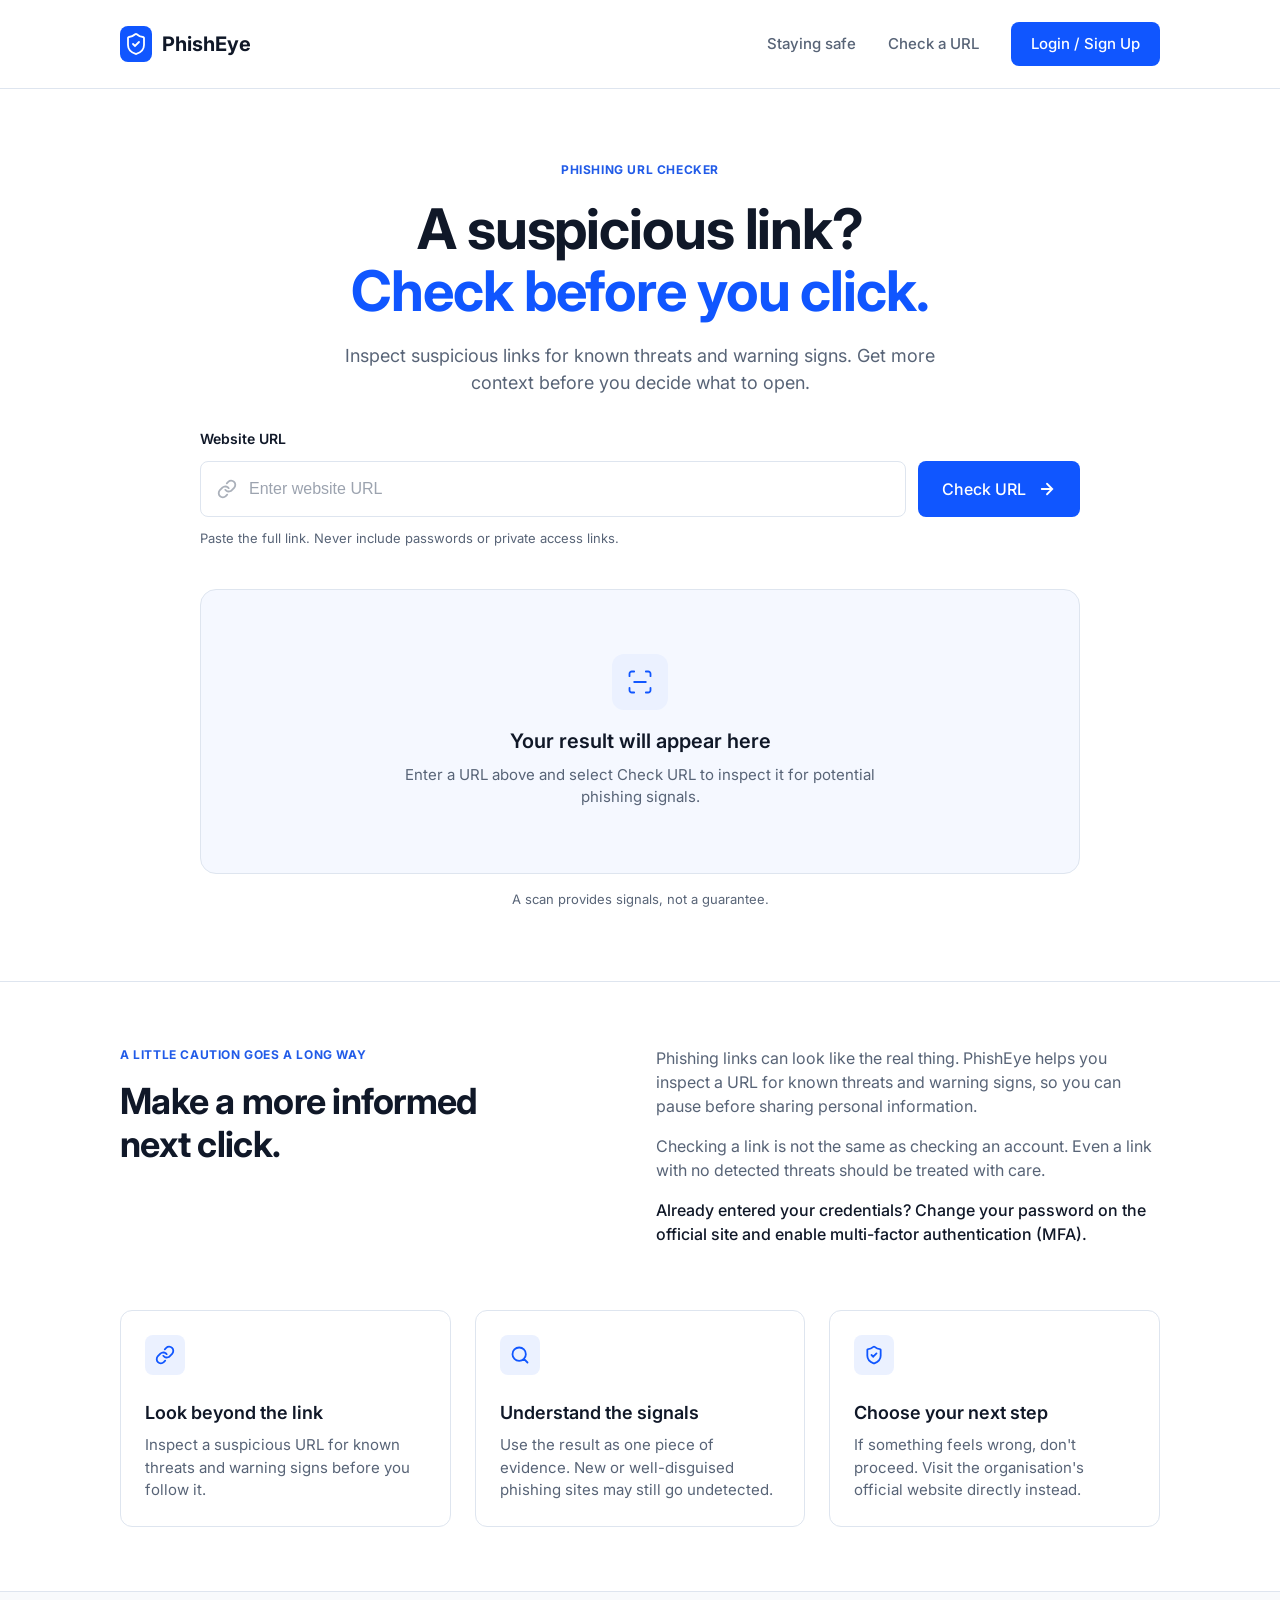
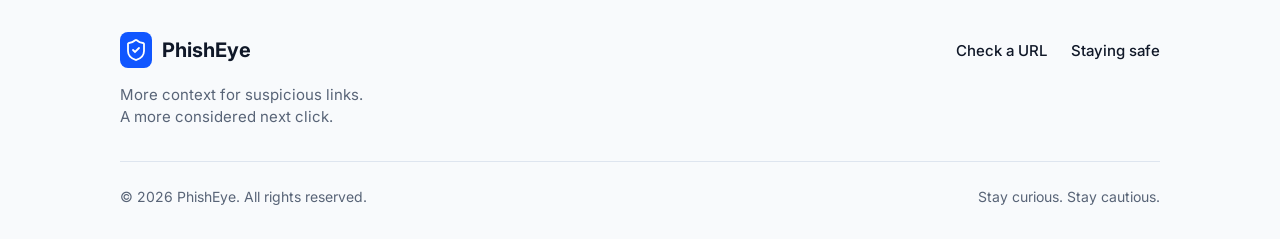
<file: index.html>
<!DOCTYPE html>
<html lang="en">
<head>
  <meta charset="UTF-8">
  <meta name="viewport" content="width=device-width, initial-scale=1.0">
  <title>Generated Page</title>
  <meta charset="UTF-8">
<meta name="viewport" content="width=device-width, initial-scale=1.0">
<link rel="preconnect" href="https://fonts.googleapis.com">
<link rel="preconnect" href="https://fonts.gstatic.com" crossorigin>
<link href="https://fonts.googleapis.com/css2?family=Inter:wght@400;500;600;700&display=swap" rel="stylesheet">
<title>PhishEye - Phishing URL Checker</title>
  <link rel="stylesheet" href="global.css">
</head>
<body>
<header class="site-header">
  <div class="container header-inner">
    <a href="index.html" class="logo">
      <div class="logo-mark">
        <img src="images/I2_1411_2_1407.svg" alt="PhishEye Shield">
      </div>
      <span>PhishEye</span>
    </a>
    <nav class="header-nav">
      <a href="#section-staying-safe" class="nav-link">Staying safe</a>
      <a href="#section-hero" class="nav-link">Check a URL</a>
      <a href="login.html" class="btn-primary header-btn">Login / Sign Up</a>
    </nav>
  </div>
</header>
<section id="section-hero" class="hero-section">
  <div class="container hero-inner">
    <div class="hero-content">
      <span class="eyebrow">PHISHING URL CHECKER</span>
      <h1 class="hero-title">
        A suspicious link?<br>
        <span class="text-blue">Check before you click.</span>
      </h1>
      <p class="hero-subtitle">
        Inspect suspicious links for known threats and warning signs. Get more context before you decide what to open.
      </p>
    </div>
    
    <div class="url-form-container">
      <label for="url-input" class="form-label">Website URL</label>
      <form class="url-form" onsubmit="event.preventDefault();">
        <div class="input-wrapper">
          <img src="images/I2_1178_2_1165.svg" alt="" class="input-icon">
          <input type="text" id="url-input" class="url-input" placeholder="Enter website URL">
        </div>
        <button type="submit" class="btn-primary submit-btn">
          Check URL
          <img src="images/I2_1152_2_1136.svg" alt="">
        </button>
      </form>
      <p class="form-guidance">
        Paste the full link. Never include passwords or private access links.
      </p>
    </div>
  </div>
</section>
<section class="result-section">
  <div class="container result-inner">
    <div class="result-box">
      <div class="result-empty-state">
        <div class="result-icon">
          <img src="images/I2_1249_2_1206.svg" alt="Scan">
        </div>
        <div class="result-text">
          <h2>Your result will appear here</h2>
          <p>Enter a URL above and select Check URL to inspect it for potential phishing signals.</p>
        </div>
      </div>
    </div>
    <p class="result-disclaimer">
      A scan provides signals, not a guarantee.
    </p>
  </div>
</section>
<section id="section-staying-safe" class="about-section">
  <div class="container about-inner">
    <div class="about-intro">
      <div class="about-intro-left">
        <span class="eyebrow">A LITTLE CAUTION GOES A LONG WAY</span>
        <h2 class="about-title">Make a more informed<br>next click.</h2>
      </div>
      <div class="about-intro-right">
        <p>Phishing links can look like the real thing. PhishEye helps you inspect a URL for known threats and warning signs, so you can pause before sharing personal information.</p>
        <p>Checking a link is not the same as checking an account. Even a link with no detected threats should be treated with care.</p>
        <p class="text-dark-bold">Already entered your credentials? Change your password on the official site and enable multi-factor authentication (MFA).</p>
      </div>
    </div>
    
    <div class="feature-grid">
      <div class="feature-card">
        <div class="feature-icon">
          <img src="images/I2_1287_2_1280_2_1295.svg" alt="Link">
        </div>
        <div class="feature-content">
          <h3>Look beyond the link</h3>
          <p>Inspect a suspicious URL for known threats and warning signs before you follow it.</p>
        </div>
      </div>
      
      <div class="feature-card">
        <div class="feature-icon">
          <img src="images/I2_1296_2_1280_2_1304.svg" alt="Search">
        </div>
        <div class="feature-content">
          <h3>Understand the signals</h3>
          <p>Use the result as one piece of evidence. New or well-disguised phishing sites may still go undetected.</p>
        </div>
      </div>
      
      <div class="feature-card">
        <div class="feature-icon">
          <img src="images/I2_1305_2_1280_2_1313.svg" alt="Shield">
        </div>
        <div class="feature-content">
          <h3>Choose your next step</h3>
          <p>If something feels wrong, don't proceed. Visit the organisation's official website directly instead.</p>
        </div>
      </div>
    </div>
  </div>
</section>
<footer class="site-footer">
  <div class="container footer-inner">
    <div class="footer-top">
      <div class="footer-brand">
        <a href="#" class="logo">
          <div class="logo-mark">
            <img src="images/I2_1416_2_1407.svg" alt="PhishEye Shield">
          </div>
          <span>PhishEye</span>
        </a>
        <p class="brand-desc">
          More context for suspicious links.<br>
          A more considered next click.
        </p>
      </div>
      <nav class="footer-nav">
        <a href="#section-hero">Check a URL</a>
        <a href="#section-staying-safe">Staying safe</a>
      </nav>
    </div>
    
    <div class="footer-bottom">
      <p>© 2026 PhishEye. All rights reserved.</p>
      <p>Stay curious. Stay cautious.</p>
    </div>
  </div>
</footer>
</body>
</html>
</file>
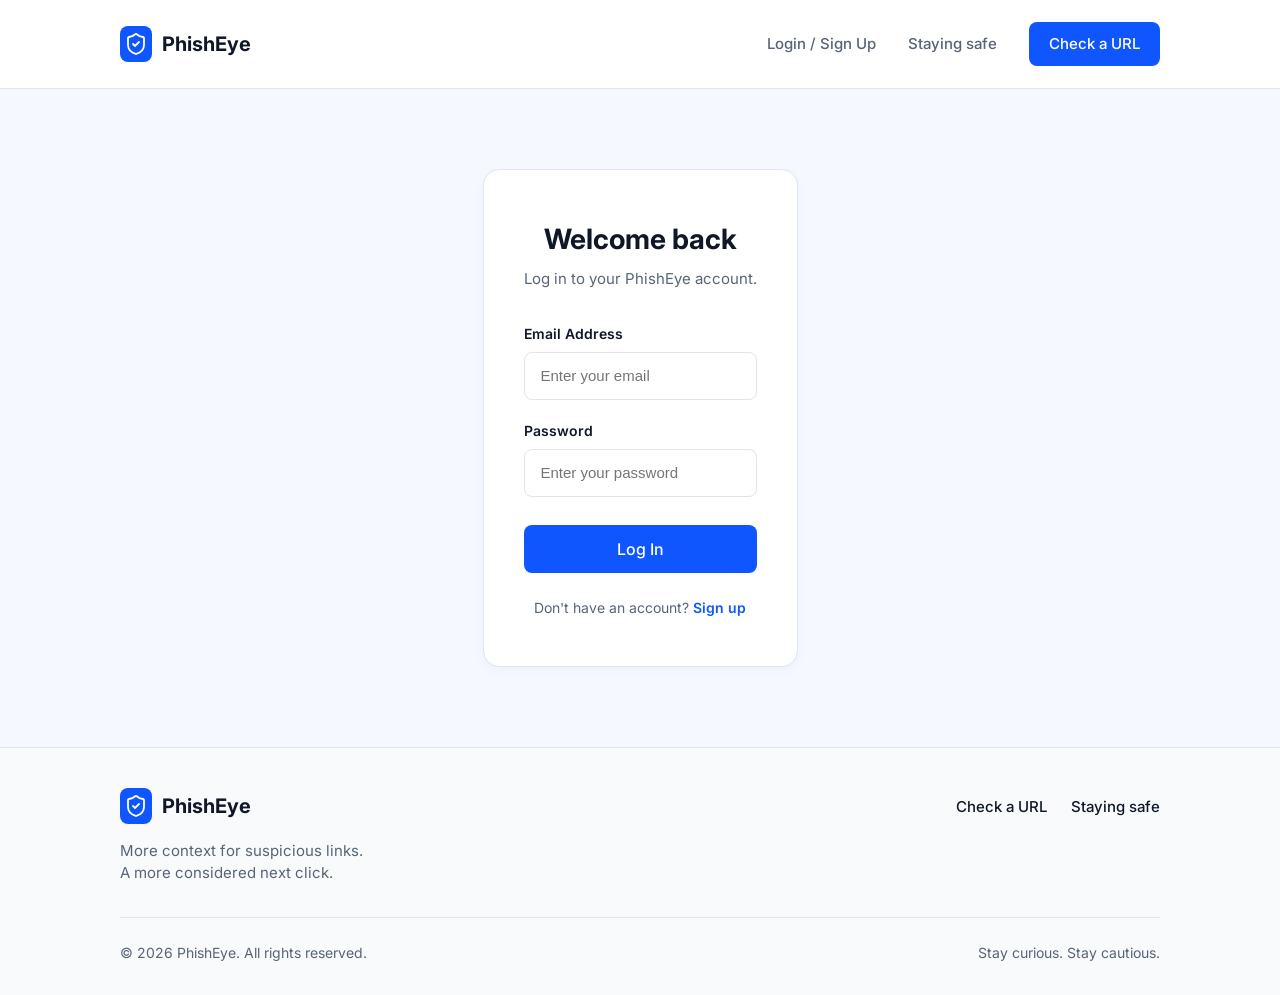
<file: login.html>
<!DOCTYPE html>
<html lang="en">
<head>
  <meta charset="UTF-8">
  <meta name="viewport" content="width=device-width, initial-scale=1.0">
  <link rel="preconnect" href="https://fonts.googleapis.com">
  <link rel="preconnect" href="https://fonts.gstatic.com" crossorigin>
  <link href="https://fonts.googleapis.com/css2?family=Inter:wght@400;500;600;700&display=swap" rel="stylesheet">
  <title>Login - PhishEye</title>
  <link rel="stylesheet" href="global.css">
</head>
<body>

<header class="site-header">
  <div class="container header-inner">
    <a href="index.html" class="logo">
      <div class="logo-mark">
        <img src="images/I2_1411_2_1407.svg" alt="PhishEye Shield">
      </div>
      <span>PhishEye</span>
    </a>
    <nav class="header-nav">
      <a href="#" class="nav-link">Login / Sign Up</a>
      <a href="index.html#section-staying-safe" class="nav-link">Staying safe</a>
      <a href="index.html#section-hero" class="btn-primary header-btn">Check a URL</a>
    </nav>
  </div>
</header>

<section class="auth-section">
  <div class="container" style="display: flex; justify-content: center;">
    <div class="auth-card">
      <div class="auth-header">
        <h1 class="auth-title">Welcome back</h1>
        <p class="auth-subtitle">Log in to your PhishEye account.</p>
      </div>

      <form class="auth-form" action="#" method="POST">
        <div class="form-group">
          <label for="email" class="form-label">Email Address</label>
          <input type="email" id="email" name="email" class="auth-input" placeholder="Enter your email" required>
        </div>
        <div class="form-group">
          <label for="password" class="form-label">Password</label>
          <input type="password" id="password" name="password" class="auth-input" placeholder="Enter your password" required>
        </div>
        <button type="submit" class="btn-primary auth-btn">Log In</button>
      </form>

      <div class="auth-footer">
        Don't have an account? <a href="signup.html">Sign up</a>
      </div>
    </div>
  </div>
</section>

<footer class="site-footer">
  <div class="container footer-inner">
    <div class="footer-top">
      <div class="footer-brand">
        <a href="#" class="logo">
          <div class="logo-mark">
            <img src="images/I2_1416_2_1407.svg" alt="PhishEye Shield">
          </div>
          <span>PhishEye</span>
        </a>
        <p class="brand-desc">
          More context for suspicious links.<br>
          A more considered next click.
        </p>
      </div>
      <nav class="footer-nav">
        <a href="#section-hero">Check a URL</a>
        <a href="#section-staying-safe">Staying safe</a>
      </nav>
    </div>

    <div class="footer-bottom">
      <p>© 2026 PhishEye. All rights reserved.</p>
      <p>Stay curious. Stay cautious.</p>
    </div>
  </div>
</footer>

</body>
</html>
</file>
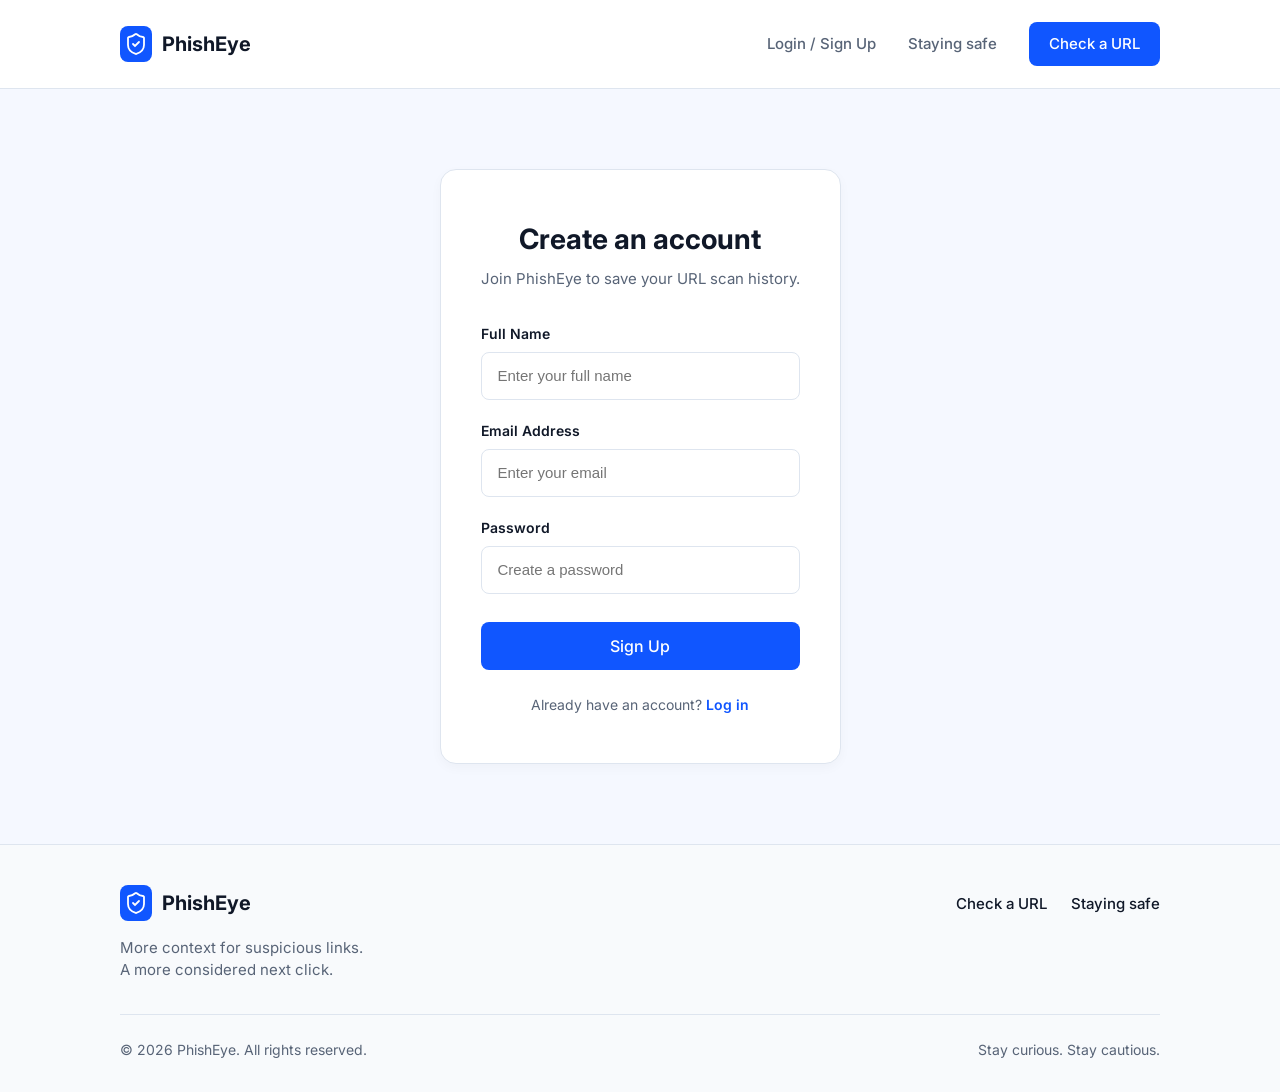
<file: signup.html>
<!DOCTYPE html>
<html lang="en">
<head>
  <meta charset="UTF-8">
  <meta name="viewport" content="width=device-width, initial-scale=1.0">
  <link rel="preconnect" href="https://fonts.googleapis.com">
  <link rel="preconnect" href="https://fonts.gstatic.com" crossorigin>
  <link href="https://fonts.googleapis.com/css2?family=Inter:wght@400;500;600;700&display=swap" rel="stylesheet">
  <title>Sign Up - PhishEye</title>
  <link rel="stylesheet" href="global.css">
</head>
<body>

<header class="site-header">
  <div class="container header-inner">
    <a href="index.html" class="logo">
      <div class="logo-mark">
        <img src="images/I2_1411_2_1407.svg" alt="PhishEye Shield">
      </div>
      <span>PhishEye</span>
    </a>
    <nav class="header-nav">
      <a href="login.html" class="nav-link">Login / Sign Up</a>
      <a href="index.html#section-staying-safe" class="nav-link">Staying safe</a>
      <a href="index.html#section-hero" class="btn-primary header-btn">Check a URL</a>
    </nav>
  </div>
</header>

<section class="auth-section">
  <div class="container" style="display: flex; justify-content: center;">
    <div class="auth-card">
      <div class="auth-header">
        <h1 class="auth-title">Create an account</h1>
        <p class="auth-subtitle">Join PhishEye to save your URL scan history.</p>
      </div>

      <form class="auth-form" action="#" method="POST">
        <div class="form-group">
          <label for="name" class="form-label">Full Name</label>
          <input type="text" id="name" name="name" class="auth-input" placeholder="Enter your full name" required>
        </div>
        <div class="form-group">
          <label for="email" class="form-label">Email Address</label>
          <input type="email" id="email" name="email" class="auth-input" placeholder="Enter your email" required>
        </div>
        <div class="form-group">
          <label for="password" class="form-label">Password</label>
          <input type="password" id="password" name="password" class="auth-input" placeholder="Create a password" required>
        </div>
        <button type="submit" class="btn-primary auth-btn">Sign Up</button>
      </form>

      <div class="auth-footer">
        Already have an account? <a href="login.html">Log in</a>
      </div>
    </div>
  </div>
</section>

<footer class="site-footer">
  <div class="container footer-inner">
    <div class="footer-top">
      <div class="footer-brand">
        <a href="#" class="logo">
          <div class="logo-mark">
            <img src="images/I2_1416_2_1407.svg" alt="PhishEye Shield">
          </div>
          <span>PhishEye</span>
        </a>
        <p class="brand-desc">
          More context for suspicious links.<br>
          A more considered next click.
        </p>
      </div>
      <nav class="footer-nav">
        <a href="#section-hero">Check a URL</a>
        <a href="#section-staying-safe">Staying safe</a>
      </nav>
    </div>

    <div class="footer-bottom">
      <p>© 2026 PhishEye. All rights reserved.</p>
      <p>Stay curious. Stay cautious.</p>
    </div>
  </div>
</footer>

</body>
</html>
</file>
<file: global.css>
:root {
  --primary-color: #1056ff;
  --primary-hover: #0d47d6;
  --text-dark: #101828;
  --text-gray: #586477;
  --eyebrow-color: #215be8;
  --bg-light-blue: #f5f8ff;
  --icon-bg-blue: #ebf1ff;
  --border-color: #dee5ef;
  --bg-footer: #f8fafc;
  --white: #ffffff;
  
  --font-family: 'Inter', sans-serif;
  --max-width: 1440px;
  --px-desktop: 120px;
  --px-tablet: 40px;
  --px-mobile: 20px;
}

* {
  box-sizing: border-box;
  margin: 0;
  padding: 0;
}

body {
  font-family: var(--font-family);
  color: var(--text-dark);
  background-color: var(--white);
  line-height: 1.5;
  -webkit-font-smoothing: antialiased;
}

a {
  text-decoration: none;
  color: inherit;
}

button {
  cursor: pointer;
  font-family: inherit;
}

.container {
  max-width: var(--max-width);
  margin: 0 auto;
  padding: 0 var(--px-desktop);
}

.eyebrow {
  color: var(--eyebrow-color);
  font-size: 12px;
  font-weight: 700;
  letter-spacing: 0.05em;
  text-transform: uppercase;
}

.btn-primary {
  background-color: var(--primary-color);
  color: var(--white);
  border: none;
  border-radius: 8px;
  display: inline-flex;
  align-items: center;
  justify-content: center;
  font-weight: 500;
  transition: background-color 0.2s ease;
}

.btn-primary:hover {
  background-color: var(--primary-hover);
}

.logo {
  display: flex;
  align-items: center;
  gap: 10px;
  font-weight: 700;
  font-size: 20px;
  color: var(--text-dark);
}

.logo-mark {
  width: 32px;
  height: 36px;
  background-color: var(--primary-color);
  border-radius: 8px;
  display: flex;
  align-items: center;
  justify-content: center;
}

@media (max-width: 1024px) {
  .container {
    padding: 0 var(--px-tablet);
  }
}

@media (max-width: 768px) {
  .container {
    padding: 0 var(--px-mobile);
  }
}
    .auth-section {
      padding: 80px 0;
      display: flex;
      justify-content: center;
      align-items: center;
      min-height: 60vh;
      background-color: var(--bg-light-blue);
    }
    .auth-card {
      background-color: var(--white);
      border: 1px solid var(--border-color);
      border-radius: 16px;
      padding: 48px 40px;
      width: 100%;
      max-width: 440px;
      box-shadow: 0 4px 12px rgba(0, 0, 0, 0.03);
    }
    .auth-header {
      text-align: center;
      margin-bottom: 32px;
    }
    .auth-title {
      font-size: 28px;
      font-weight: 700;
      color: var(--text-dark);
      margin-bottom: 8px;
    }
    .auth-subtitle {
      font-size: 15px;
      color: var(--text-gray);
    }
    .auth-form {
      display: flex;
      flex-direction: column;
      gap: 20px;
    }
    .form-group {
      display: flex;
      flex-direction: column;
      gap: 8px;
    }
    .form-label {
      font-size: 14px;
      font-weight: 600;
      color: var(--text-dark);
    }
    .auth-input {
      height: 48px;
      border: 1px solid var(--border-color);
      border-radius: 8px;
      padding: 0 16px;
      font-size: 15px;
      color: var(--text-dark);
      background-color: var(--white);
      transition: border-color 0.2s ease;
    }
    .auth-input:focus {
      outline: none;
      border-color: var(--primary-color);
    }
    .auth-btn {
      height: 48px;
      width: 100%;
      font-size: 16px;
      margin-top: 8px;
    }
    .auth-footer {
      text-align: center;
      margin-top: 24px;
      font-size: 14px;
      color: var(--text-gray);
    }
    .auth-footer a {
      color: var(--primary-color);
      font-weight: 600;
    }
    .auth-footer a:hover {
      color: var(--primary-hover);
    }
.site-header {
    border-bottom: 1px solid var(--border-color);
    background-color: var(--white);
    position: sticky;
    top: 0;
    z-index: 100;
  }

  .header-inner {
    height: 88px;
    display: flex;
    justify-content: space-between;
    align-items: center;
  }

  .header-nav {
    display: flex;
    align-items: center;
    gap: 32px;
  }

  .nav-link {
    color: var(--text-gray);
    font-size: 15px;
    font-weight: 500;
    transition: color 0.2s ease;
  }

  .nav-link:hover {
    color: var(--text-dark);
  }

  .header-btn {
    height: 44px;
    padding: 0 20px;
    font-size: 15px;
  }

  @media (max-width: 768px) {
    .header-nav {
      gap: 16px;
    }
    .nav-link {
      display: none; /* Hide text links on mobile for simplicity */
    }
  }

/* CSS for section section:Hero */
.hero-section {
    padding: 72px 0 40px;
  }

  .hero-inner {
    display: flex;
    flex-direction: column;
    align-items: center;
  }

  .hero-content {
    text-align: center;
    max-width: 880px;
    display: flex;
    flex-direction: column;
    align-items: center;
    gap: 20px;
    margin-bottom: 32px;
  }

  .hero-title {
    font-size: 56px;
    font-weight: 700;
    line-height: 1.1;
    color: var(--text-dark);
    letter-spacing: -0.02em;
  }

  .text-blue {
    color: var(--primary-color);
  }

  .hero-subtitle {
    font-size: 18px;
    color: var(--text-gray);
    max-width: 640px;
  }

  .url-form-container {
    width: 100%;
    max-width: 880px;
    display: flex;
    flex-direction: column;
    gap: 12px;
  }

  .form-label {
    font-size: 14px;
    font-weight: 600;
    color: var(--text-dark);
  }

  .url-form {
    display: flex;
    gap: 12px;
    width: 100%;
  }

  .input-wrapper {
    flex: 1;
    display: flex;
    align-items: center;
    gap: 12px;
    height: 56px;
    border: 1px solid var(--border-color);
    border-radius: 8px;
    padding: 0 16px;
    background-color: var(--white);
    transition: border-color 0.2s ease;
  }

  .input-wrapper:focus-within {
    border-color: var(--primary-color);
  }

  .input-icon {
    width: 20px;
    height: 20px;
    opacity: 0.5;
  }

  .url-input {
    flex: 1;
    border: none;
    outline: none;
    font-size: 16px;
    color: var(--text-dark);
    background: transparent;
  }

  .url-input::placeholder {
    color: #9ca3af;
  }

  .submit-btn {
    height: 56px;
    padding: 0 24px;
    font-size: 16px;
    gap: 12px;
    flex-shrink: 0;
  }

  .form-guidance {
    font-size: 13px;
    color: var(--text-gray);
  }

  @media (max-width: 768px) {
    .hero-section {
      padding: 48px 0 32px;
    }
    .hero-title {
      font-size: 36px;
    }
    .hero-subtitle {
      font-size: 16px;
    }
    .url-form {
      flex-direction: column;
    }
    .submit-btn {
      width: 100%;
    }
  }

/* CSS for section section:Result */
.result-section {
    padding-bottom: 72px;
  }

  .result-inner {
    display: flex;
    flex-direction: column;
    align-items: center;
    gap: 16px;
  }

  .result-box {
    width: 100%;
    max-width: 880px;
    background-color: var(--bg-light-blue);
    border: 1px solid var(--border-color);
    border-radius: 16px;
    padding: 64px 40px;
    display: flex;
    justify-content: center;
    align-items: center;
    min-height: 280px;
  }

  .result-empty-state {
    display: flex;
    flex-direction: column;
    align-items: center;
    text-align: center;
    gap: 16px;
    max-width: 480px;
  }

  .result-icon {
    width: 56px;
    height: 56px;
    background-color: var(--icon-bg-blue);
    border-radius: 12px;
    display: flex;
    align-items: center;
    justify-content: center;
  }

  .result-text {
    display: flex;
    flex-direction: column;
    gap: 8px;
  }

  .result-text h2 {
    font-size: 20px;
    font-weight: 600;
    color: var(--text-dark);
  }

  .result-text p {
    font-size: 15px;
    color: var(--text-gray);
  }

  .result-disclaimer {
    font-size: 13px;
    color: var(--text-gray);
    text-align: center;
  }

  @media (max-width: 768px) {
    .result-section {
      padding-bottom: 48px;
    }
    .result-box {
      padding: 40px 20px;
      min-height: auto;
    }
  }

/* CSS for section section:About */
.about-section {
    border-top: 1px solid var(--border-color);
    padding: 64px 0;
  }

  .about-inner {
    display: flex;
    flex-direction: column;
    gap: 64px;
  }

  .about-intro {
    display: flex;
    gap: 96px;
  }

  .about-intro-left {
    flex: 0 0 440px;
    display: flex;
    flex-direction: column;
    gap: 16px;
  }

  .about-title {
    font-size: 36px;
    font-weight: 700;
    line-height: 1.2;
    color: var(--text-dark);
    letter-spacing: -0.02em;
  }

  .about-intro-right {
    flex: 1;
    display: flex;
    flex-direction: column;
    gap: 16px;
    font-size: 16px;
    color: var(--text-gray);
  }

  .text-dark-bold {
    color: var(--text-dark);
    font-weight: 500;
  }

  .feature-grid {
    display: flex;
    gap: 24px;
  }

  .feature-card {
    flex: 1;
    background-color: var(--white);
    border: 1px solid var(--border-color);
    border-radius: 12px;
    padding: 24px;
    display: flex;
    flex-direction: column;
    gap: 24px;
  }

  .feature-icon {
    width: 40px;
    height: 40px;
    background-color: var(--icon-bg-blue);
    border-radius: 8px;
    display: flex;
    align-items: center;
    justify-content: center;
  }

  .feature-content {
    display: flex;
    flex-direction: column;
    gap: 8px;
  }

  .feature-content h3 {
    font-size: 18px;
    font-weight: 600;
    color: var(--text-dark);
  }

  .feature-content p {
    font-size: 15px;
    color: var(--text-gray);
  }

  @media (max-width: 1024px) {
    .about-intro {
      gap: 48px;
    }
    .about-intro-left {
      flex: 0 0 350px;
    }
  }

  @media (max-width: 768px) {
    .about-section {
      padding: 48px 0;
    }
    .about-inner {
      gap: 40px;
    }
    .about-intro {
      flex-direction: column;
      gap: 24px;
    }
    .about-intro-left {
      flex: auto;
    }
    .about-title {
      font-size: 28px;
    }
    .feature-grid {
      flex-direction: column;
    }
  }

/* CSS for section section:Footer */
.site-footer {
    background-color: var(--bg-footer);
    border-top: 1px solid var(--border-color);
    padding: 40px 0 32px;
  }

  .footer-inner {
    display: flex;
    flex-direction: column;
    gap: 32px;
  }

  .footer-top {
    display: flex;
    justify-content: space-between;
    align-items: flex-start;
  }

  .footer-brand {
    display: flex;
    flex-direction: column;
    gap: 16px;
    max-width: 340px;
  }

  .brand-desc {
    color: var(--text-gray);
    font-size: 15px;
  }

  .footer-nav {
    display: flex;
    gap: 24px;
    padding-top: 8px;
  }

  .footer-nav a {
    color: var(--text-dark);
    font-size: 15px;
    font-weight: 500;
    transition: color 0.2s ease;
  }

  .footer-nav a:hover {
    color: var(--primary-color);
  }

  .footer-bottom {
    display: flex;
    justify-content: space-between;
    align-items: center;
    border-top: 1px solid var(--border-color);
    padding-top: 24px;
    color: var(--text-gray);
    font-size: 14px;
  }

  @media (max-width: 768px) {
    .footer-top {
      flex-direction: column;
      gap: 32px;
    }
    .footer-nav {
      flex-direction: column;
      gap: 16px;
    }
    .footer-bottom {
      flex-direction: column;
      align-items: flex-start;
      gap: 12px;
    }
  }
</file>
